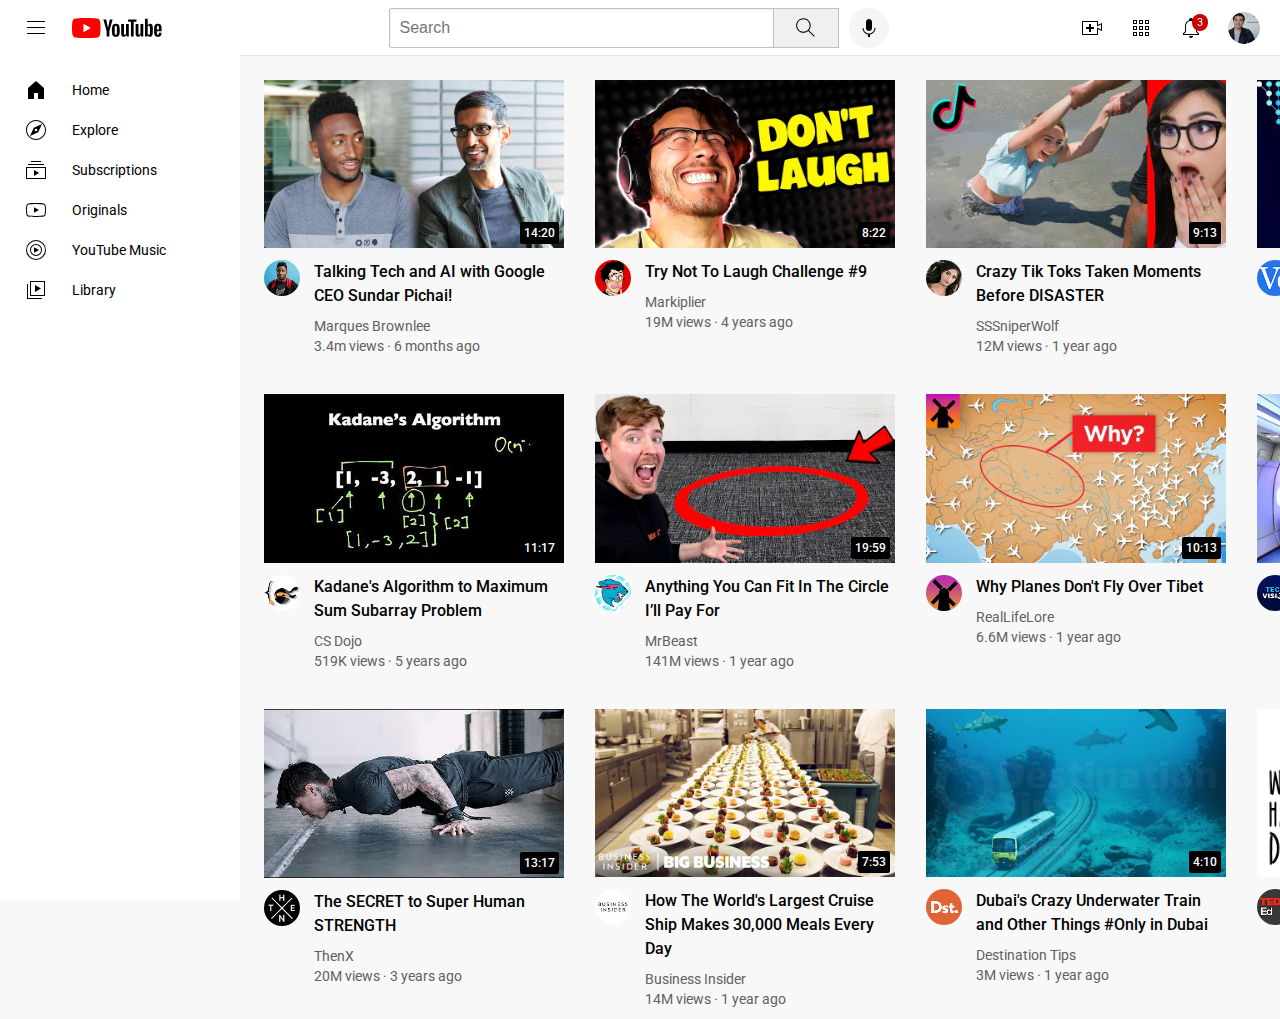
<file: index.html>
<!DOCTYPE html>
<html lang="en">
<head>
    <meta charset="UTF-8">
    <meta name="viewport" content="width=device-width, initial-scale=1.0">
    <title>YouTube.com Clone</title>
    <link rel="stylesheet" href="./Styles/general.css">
    <link rel="stylesheet" href="./Styles/header.css">
    <link rel="stylesheet" href="./Styles/video.css">
    <link rel="stylesheet" href="./Styles/sidebar.css">


    <link rel="preconnect" href="https://fonts.googleapis.com">
    <link rel="preconnect" href="https://fonts.gstatic.com" crossorigin>
    <link href="https://fonts.googleapis.com/css2?family=Roboto:wght@400;500;700&display=swap" rel="stylesheet">
      
</head>
<body>
    <header 
        class="header">
        <div 
            class="left-section">
            <img 
                class = "hamburger-menu"
                src="icons/hamburger-menu.svg" 
                alt="">
            <img 
                class = "youtube-logo"
                src="icons/youtube-logo.svg" 
                alt="">
        </div>

        <div 
            class="middle-section">
            <input 
            class = "search-bar" 
            type="text" 
            placeholder="Search">
            <button class="search-button">
                <img 
                    class = "search-icon"
                    src="icons/search.svg" 
                    alt="">
                <div class="tooltip">
                        Search
                </div>
            </button>
            <!--Put position absolute inside position relative-->
            <button class="voice-search-button">
                <img class="voice-search-icon"
                    src="icons/voice-search-icon.svg" 
                    alt="">
                <div class="tooltip">
                        Search with your voice
                </div>
                    
            </button>
        </div>

        <div 
            class="right-section">
            <div class = "upload-icon-container">
                <img 
                    class="upload-icon"
                    src="icons/upload.svg" 
                    alt="">
                <div class="tooltip">
                    Create
                </div>
            </div>
            <div class="youtube-apps-icon-container">
            <img 
                class="youtube-apps-icon"
                src="icons/youtube-apps.svg" 
                alt="">
                <div class="tooltip">
                    YouTube apps
                </div>
                
            </div>
            
                <div class="notifications-icon-container">
                    <img class="notifications-icon"src="icons/notifications.svg">
                    <div class="notifications-count">3</div>
                    <div class="tooltip">
                        Notifications
                    </div>
                   
                </div>
            <img
                class="current-user-picture" 
                src="channel-pictures/my-channel.jpeg" alt="">

        </div>

        
        
       

    </header>

    <nav class="sidebar">
       <div 
            class="sidebar-link"
            >
            <img src="icons/home.svg" alt="">
            <div>
                Home
            </div>
        </div>

       <div 
            class="sidebar-link"
            >
            <img src="icons/explore.svg" alt="">
            <div>
                Explore
            </div>
        </div>

       <div 
            class="sidebar-link"
            >
            <img src="icons/subscriptions.svg" alt="">
            <div>
                Subscriptions
            </div>
        </div>

       <div 
            class="sidebar-link"
            >
            <img src="icons/originals.svg" alt="">
            <div>
                Originals
            </div>
        </div>

       <div 
            class="sidebar-link"
            >
            <img src="icons/youtube-music.svg" alt="">
            <div>
                YouTube Music
            </div>
        </div>

       <div 
            class="sidebar-link"
            >
            <img src="icons/library.svg" alt="">
            <div>
                Library
            </div>
        </div>
       
       
    </nav>

    <main>
        <section
            class="video-grid">

            <div 
                class ="video-preview">
                <div  
                    class="thumbnail-row">
                    <a href="https://www.youtube.com/watch?v=n2RNcPRtAiY" target="_blank" class="video-title-link">
                        <img 
                            class="thumbnail" 
                            src="thumbnails/thumbnail-1 (1).webp" 
                            alt="">
                    </a>
                <div class="video-time">
                        14:20
                </div>

                </div>
                <div 
                    class ="video-info-grid">
                    <div 
                        class = "channel-picture">
                        <div class="profile-picture-container">
                            <a href="https://www.youtube.com/@mkbhd" target="_blank" class="video-title-link">
                                <img class = "profile-picture"src="/channel-pictures/channel-1.jpeg" alt="">
                            </a>
                            <div class="channel-tooltip">
                                <img src="channel-pictures/channel-1.jpeg" alt="" class="channel-tooltip-picture">
                                <div>
                                    <div class="channel-tooltip-name">
                                        Marques Brownlee
                                    </div>
                                    <div class="channel-tooltip-stats">
                                        17.2M subsribers 
                                    </div>
                                </div>
                            </div>
                        </div>

                    </div>
                    <div 
                        class="video-info">
                        
                        <a href="https://www.youtube.com/watch?v=n2RNcPRtAiY" target="_blank" class="video-title-link">
                            <p 
                                class = "video-title">
                                Talking Tech and AI with Google CEO Sundar Pichai!
                
                            </p>
                        </a>
                        <a href="https://www.youtube.com/@mkbhd" target="_blank" class="video-title-link"> 
                            <p 
                                class ="video-author">
                                Marques Brownlee
                            </p>
                        </a>
                        <p 
                            class="video-stats">
                            3.4m views &#183; 6 months ago
                        </p>
                    </div>
                
                
                </div>

        
            </div>

            <div class =
            "video-preview">
                <div class=
                "thumbnail-row">
                <a href="https://www.youtube.com/watch?v=mP0RAo9SKZk" target="_blank" class="video-title-link">
                        <img 
                            class="thumbnail" 
                            src="thumbnails/thumbnail-2.webp" 
                            alt="">
                </a>
                    <div class="video-time">
                            8:22
                    </div>

                </div>
                <div 
                class="video-info-grid">
                    <div 
                    class = "channel-picture">
                        <div class="profile-picture-container">
                                <a href="https://www.youtube.com/@markiplier" target="_blank" class="video-title-link">
                                    <img 
                                        class = "profile-picture"
                                        src="/channel-pictures/channel-2.jpeg" 
                                        alt="">
                                </a>
                                <div class="channel-tooltip">
                                    <img src="channel-pictures/channel-2.jpeg" alt="" class="channel-tooltip-picture">
                                    <div>
                                        <div class="channel-tooltip-name">
                                            Markiplier
                                        </div>
                                        <div class="channel-tooltip-stats">
                                            35.2M subsribers 
                                        </div>
                                    </div>
                                </div>
                            
                        </div>
                    </div>
                    <div 
                        class="video-info">
                        <a href="https://www.youtube.com/watch?v=mP0RAo9SKZk" target="_blank" class="video-title-link">
                            <p 
                                class = "video-title">
                                Try Not To Laugh Challenge #9
                
                            </p>
                        </a>

                        <a href="https://www.youtube.com/@markiplier" target="_blank" class="video-title-link">
                        
                            <p 
                                class ="video-author">
                                Markiplier
                            </p>
                        </a>
                        <p 
                            class="video-stats">
                            19M views &#183; 4 years ago
                        </p>
                    </div>
                
                
                </div>

        
            </div>

            <div 
                class ="video-preview">
                <div 
                    class="thumbnail-row">
                    <a href="https://www.youtube.com/watch?v=FgjPQQeTh1w" target="_blank" class="video-title-link">
                        <img 
                            class="thumbnail" 
                            src="thumbnails/thumbnail-3.webp" 
                            alt="">
                    </a>
                    <div class="video-time">
                            9:13
                    </div>    

                </div>
                <div 
                    class = "video-info-grid">

                    <div class = "channel-picture">
                    <div class="profile-picture-container">
                        <a href="https://www.youtube.com/@SSSniperWolf" target="_blank" class="video-title-link">
                            <img class = "profile-picture"src="/channel-pictures/channel-3.jpeg" alt="">
                        </a>
                        <div class="channel-tooltip">
                            <img src="channel-pictures/channel-3.jpeg" alt="" class="channel-tooltip-picture">
                            <div>
                                <div class="channel-tooltip-name">
                                    SSSniperWolf
                                </div>
                                <div class="channel-tooltip-stats">
                                    33.7M subsribers 
                                </div>
                            </div>
                        </div>
                    
                    </div>

                    </div>
                    <div class="video-info">
                        <a href="https://www.youtube.com/watch?v=FgjPQQeTh1w" target="_blank" class="video-title-link">
                            <p class = "video-title">
                                Crazy Tik Toks Taken Moments Before DISASTER
                
                            </p>
                        
                        </a>
                        <a  href="https://www.youtube.com/@SSSniperWolf" target="_blank" class="video-title-link">
                            <p class ="video-author">
                                SSSniperWolf

                            </p>
                        </a>
                        <p class="video-stats">
                            12M views  &#183; 1 year ago
                        </p>
                    </div>
                
                
                </div>

        
            </div>

            <div 
                class ="video-preview">
                <div 
                    class="thumbnail-row">
                    <a href="https://www.youtube.com/watch?v=094y1Z2wpJg" target="_blank" class="video-title-link">
                        <img 
                            class="thumbnail" 
                            src="thumbnails/thumbnail-4.webp" 
                            alt="">
                    </a>
                <div class="video-time">
                        22:09
                </div>

                </div>
                <div 
                    class=" video-info-grid">
                    <div 
                        class = "channel-picture">
                    <div class="profile-picture-container">
                        
                            <a href="https://www.youtube.com/@veritasium"  target="_blank" class="video-title-link">
                            <img 
                                class = "profile-picture"
                                src="/channel-pictures/channel-4.jpeg" 
                                alt="">
                            </a>
                            <div class="channel-tooltip">
                                <img src="channel-pictures/channel-4.jpeg" alt="" class="channel-tooltip-picture">
                                <div>
                                    <div class="channel-tooltip-name">
                                        Veritasium
                                    </div>
                                    <div class="channel-tooltip-stats">
                                        13.9M subsribers 
                                    </div>
                                </div>
                            </div>
                    </div>

                    </div>
                    <div 
                        class="video-info">
                        <a href="https://www.youtube.com/watch?v=094y1Z2wpJg" target="_blank" class="video-title-link">
                            <p 
                                class = "video-title">
                                The Simplest Math Problem No One Can Solve - Collatz Conjecture
                
                            </p>
                        </a>
                        <a href="https://www.youtube.com/@veritasium"  target="_blank" class="video-title-link">
                            <p 
                                class ="video-author">
                                Veritasium
                            </p>
                        </a>
                        <p 
                            class="video-stats">
                            19M views &#183; 4 years ago
                        </p>
                    </div>
                
                
                </div>

        
            </div>


            <div 
                class ="video-preview">
                <div 
                    class="thumbnail-row">
                    <a href="https://www.youtube.com/watch?v=86CQq3pKSUw" target="_blank" class="video-title-link">
                        <img 
                            class="thumbnail" 
                            src="thumbnails/thumbnail-5.webp" 
                            alt="">
                    </a>
                    <div class="video-time">
                            11:17
                    </div>
                    

                </div>
                <div 
                    class = "video-info-grid">
                    <div 
                        class = "channel-picture">
                        <div class="profile-picture-container">
                            <a href="https://www.youtube.com/@CSDojo" target="_blank" class="video-title-link">
                                <img 
                                    class = "profile-picture"
                                    src="/channel-pictures/channel-5.jpeg" 
                                    alt="">
                            </a>
                            <div class="channel-tooltip">
                                <img src="channel-pictures/channel-5.jpeg" alt="" class="channel-tooltip-picture">
                                <div>
                                    <div class="channel-tooltip-name">
                                        CS Dojo
                                    </div>
                                    <div class="channel-tooltip-stats">
                                        1.91M subsribers 
                                    </div>
                                </div>
                            </div>
                    </div>

                    </div>
                    <div 
                        class="video-info">
                        <a href="https://www.youtube.com/watch?v=86CQq3pKSUw" target="_blank" class="video-title-link">
                            <p 
                                class = "video-title">
                                Kadane's Algorithm to Maximum Sum Subarray Problem
                
                            </p>
                        </a>
                        <a href="https://www.youtube.com/@CSDojo" target="_blank" class="video-title-link">
                            <p 
                                class ="video-author">
                                CS Dojo
                            </p>
                        </a>
                        <p 
                            class="video-stats">
                            519K views &#183; 5 years ago
                        </p>
                    </div>
                
                
                </div>

        
            </div>

            <div 
                class ="video-preview">
                <div 
                    class="thumbnail-row">
                    <a href="https://www.youtube.com/watch?v=yXWw0_UfSFg" target="_blank" class="video-title-link">
                        <img 
                            class="thumbnail" 
                            src="thumbnails/thumbnail-6.webp" 
                            alt="">
                    </a>
                    <div class="video-time">
                            19:59
                    </div>

                </div>
                <div 
                    class=
                        "video-info-grid">
                    <div 
                        class = "channel-picture">
                    <div class="profile-picture-container">
                            <a href="https://www.youtube.com/@MrBeast" target="_blank" class="video-title-link">
                                <img 
                                    class = "profile-picture"
                                    src="/channel-pictures/channel-6.jpeg" 
                                    alt="">
                            </a>
                            <div class="channel-tooltip">
                                <img src="channel-pictures/channel-6.jpeg" alt="" class="channel-tooltip-picture">
                                <div>
                                    <div class="channel-tooltip-name">
                                        MrBeast
                                    </div>
                                    <div class="channel-tooltip-stats">
                                        166M subsribers 
                                    </div>
                                </div>
                            </div>
                    </div>

                    </div>
                    <div 
                        class="video-info">
                        <a href="https://www.youtube.com/watch?v=yXWw0_UfSFg" target="_blank" class="video-title-link">
                            <p 
                                class = "video-title">
                                Anything You Can Fit In The Circle I’ll Pay For
                
                            </p>
                        </a>
                        <a href="https://www.youtube.com/@MrBeast" target="_blank" class="video-title-link">
                            <p 
                                class ="video-author">
                                MrBeast
                            </p>
                        </a>
                        <p 
                            class="video-stats">
                            141M views &#183; 1 year ago
                        </p>
                    </div>
                
                
                </div>
            

        
            </div>
            <div 
            class ="video-preview">
            <div 
                class="thumbnail-row">
                <a href="https://www.youtube.com/watch?v=yXWw0_UfSFg" target="_blank" class="video-title-link">
                    <img 
                        class="thumbnail" 
                        src="thumbnails/thumbnail-7.webp" 
                        alt="">
                </a>
                <div class="video-time">
                        10:13
                </div>

            </div>
            <div 
                class=
                    "video-info-grid">
                <div 
                    class = "channel-picture">
                <div class="profile-picture-container">
                        <a href="https://www.youtube.com/channel/UCP5tjEmvPItGyLhmjdwP7Ww" target="_blank" class="video-title-link">
                            <img 
                                class = "profile-picture"
                                src="/channel-pictures/channel-7.jpeg" 
                                alt="">
                        </a>
                        <div class="channel-tooltip">
                            <img src="channel-pictures/channel-7.jpeg" alt="" class="channel-tooltip-picture">
                            <div>
                                <div class="channel-tooltip-name">
                                    RealLifeLore
                                </div>
                                <div class="channel-tooltip-stats">
                                    6.91M views
                                </div>
                            </div>
                        </div>
                </div>

                </div>
                <div 
                    class="video-info">
                    <a href="https://www.youtube.com/watch?v=yXWw0_UfSFg" target="_blank" class="video-title-link">
                        <p 
                            class = "video-title">
                            Why Planes Don't Fly Over Tibet
            
                        </p>
                    </a>
                    <a href="https://www.youtube.com/@MrBeast" target="_blank" class="video-title-link">
                        <p 
                            class ="video-author">
                            RealLifeLore
                        </p>
                    </a>
                    <p 
                        class="video-stats">
                        6.6M views &#183; 1 year ago
                    </p>
                </div>
            
            
            </div>
        

    
            </div>
            <div 
            class ="video-preview">
            <div 
                class="thumbnail-row">
                <a href="https://www.youtube.com/watch?v=yXWw0_UfSFg" target="_blank" class="video-title-link">
                    <img 
                        class="thumbnail" 
                        src="thumbnails/thumbnail-8.webp" 
                        alt="">
                </a>
                <div class="video-time">
                        7:12
                </div>

            </div>
            <div 
                class=
                    "video-info-grid">
                <div 
                    class = "channel-picture">
                <div class="profile-picture-container">
                        <a href="https://www.youtube.com/channel/UCHAK6CyegY22Zj2GWrcaIxg" target="_blank" class="video-title-link">
                            <img 
                                class = "profile-picture"
                                src="/channel-pictures/channel-8.jpeg" 
                                alt="">
                        </a>
                        <div class="channel-tooltip">
                            <img src="channel-pictures/channel-8.jpeg" alt="" class="channel-tooltip-picture">
                            <div>
                                <div class="channel-tooltip-name">
                                    Tech Vision
                                </div>
                                <div class="channel-tooltip-stats">
                                    816K subsribers 
                                </div>
                            </div>
                        </div>
                </div>

                </div>
                <div 
                    class="video-info">
                    <a href="https://www.youtube.com/watch?v=yXWw0_UfSFg" target="_blank" class="video-title-link">
                        <p 
                            class = "video-title">
                            Inside The World's Biggest Passenger Plane
            
                        </p>
                    </a>
                    <a href="https://www.youtube.com/@MrBeast" target="_blank" class="video-title-link">
                        <p 
                            class ="video-author">
                            Tech Vision
                        </p>
                    </a>
                    <p 
                        class="video-stats">
                        3.7M views &#183; 10 months ago
                    </p>
                </div>
            
            
            </div>
        

    
            </div>
            <div 
            class ="video-preview">
            <div 
                class="thumbnail-row">
                <a href="https://www.youtube.com/watch?v=yXWw0_UfSFg" target="_blank" class="video-title-link">
                    <img 
                        class="thumbnail" 
                        src="thumbnails/thumbnail-9.webp" 
                        alt="">
                </a>
                <div class="video-time">
                        13:17
                </div>

            </div>
            <div 
                class=
                    "video-info-grid">
                <div 
                    class = "channel-picture">
                <div class="profile-picture-container">
                        <a href="https://www.youtube.com/c/OFFICIALTHENXSTUDIOS" target="_blank" class="video-title-link">
                            <img 
                                class = "profile-picture"
                                src="/channel-pictures/channel-9.jpeg" 
                                alt="">
                        </a>
                        <div class="channel-tooltip">
                            <img src="channel-pictures/channel-9.jpeg" alt="" class="channel-tooltip-picture">
                            <div>
                                <div class="channel-tooltip-name">
                                    ThenX
                                </div>
                                <div class="channel-tooltip-stats">
                                    7.67M subsribers 
                                </div>
                            </div>
                        </div>
                </div>

                </div>
                <div 
                    class="video-info">
                    <a href="https://www.youtube.com/watch?v=yXWw0_UfSFg" target="_blank" class="video-title-link">
                        <p 
                            class = "video-title">
                            The SECRET to Super Human STRENGTH
            
                        </p>
                    </a>
                    <a href="https://www.youtube.com/@MrBeast" target="_blank" class="video-title-link">
                        <p 
                            class ="video-author">
                            ThenX
                        </p>
                    </a>
                    <p 
                        class="video-stats">
                        20M views &#183; 3 years ago
                    </p>
                </div>
            
            
            </div>
        

    
            </div>
            <div 
            class ="video-preview">
            <div 
                class="thumbnail-row">
                <a href="https://www.youtube.com/watch?v=yXWw0_UfSFg" target="_blank" class="video-title-link">
                    <img 
                        class="thumbnail" 
                        src="thumbnails/thumbnail-10.webp" 
                        alt="">
                </a>
                <div class="video-time">
                        7:53
                </div>

            </div>
            <div 
                class=
                    "video-info-grid">
                <div 
                    class = "channel-picture">
                <div class="profile-picture-container">
                        <a href="https://www.youtube.com/user/businessinsider" target="_blank" class="video-title-link">
                            <img 
                                class = "profile-picture"
                                src="/channel-pictures/channel-10.jpeg" 
                                alt="">
                        </a>
                        <div class="channel-tooltip">
                            <img src="channel-pictures/channel-10.jpeg" alt="" class="channel-tooltip-picture">
                            <div>
                                <div class="channel-tooltip-name">
                                    Business Insider
                                </div>
                                <div class="channel-tooltip-stats">
                                    7.91M subsribers 
                                </div>
                            </div>
                        </div>
                </div>

                </div>
                <div 
                    class="video-info">
                    <a href="https://www.youtube.com/watch?v=yXWw0_UfSFg" target="_blank" class="video-title-link">
                        <p 
                            class = "video-title">
                            How The World's Largest Cruise Ship Makes 30,000 Meals Every Day
                        </p>
                    </a>
                    <a href="https://www.youtube.com/@MrBeast" target="_blank" class="video-title-link">
                        <p 
                            class ="video-author">
                            Business Insider
                        </p>
                    </a>
                    <p 
                        class="video-stats">
                        14M views &#183; 1 year ago
                    </p>
                </div>
            
            
            </div>
        

    
            </div>
            <div 
            class ="video-preview">
            <div 
                class="thumbnail-row">
                <a href="https://www.youtube.com/watch?v=yXWw0_UfSFg" target="_blank" class="video-title-link">
                    <img 
                        class="thumbnail" 
                        src="thumbnails/thumbnail-11.webp" 
                        alt="">
                </a>
                <div class="video-time">
                        4:10
                </div>

            </div>
            <div 
                class=
                    "video-info-grid">
                <div 
                    class = "channel-picture">
                <div class="profile-picture-container">
                        <a href="https://www.youtube.com/c/Destinationtips" target="_blank" class="video-title-link">
                            <img 
                                class = "profile-picture"
                                src="/channel-pictures/channel-11.jpeg" 
                                alt="">
                        </a>
                        <div class="channel-tooltip">
                            <img src="channel-pictures/channel-11.jpeg" alt="" class="channel-tooltip-picture">
                            <div>
                                <div class="channel-tooltip-name">
                                    Destination Tips
                                </div>
                                <div class="channel-tooltip-stats">
                                    282K subsribers 
                                </div>
                            </div>
                        </div>
                </div>

                </div>
                <div 
                    class="video-info">
                    <a href="https://www.youtube.com/watch?v=yXWw0_UfSFg" target="_blank" class="video-title-link">
                        <p 
                            class = "video-title">
                            Dubai's Crazy Underwater Train and Other Things #Only in Dubai
            
                        </p>
                    </a>
                    <a href="https://www.youtube.com/@MrBeast" target="_blank" class="video-title-link">
                        <p 
                            class ="video-author">
                            Destination Tips
                        </p>
                    </a>
                    <p 
                        class="video-stats">
                        3M views &#183; 1 year ago
                    </p>
                </div>
            
            
            </div>
        

    
        </div>
        <div 
        class ="video-preview">
        <div 
            class="thumbnail-row">
            <a href="https://www.youtube.com/watch?v=yXWw0_UfSFg" target="_blank" class="video-title-link">
                <img 
                    class="thumbnail" 
                    src="thumbnails/thumbnail-12.webp" 
                    alt="">
            </a>
            <div class="video-time">
                    4:51
            </div>

        </div>

        <div 
            class=
                "video-info-grid">
            <div 
                class = "channel-picture">
            <div class="profile-picture-container">
                    <a href="https://www.youtube.com/teded" target="_blank" class="video-title-link">
                        <img 
                            class = "profile-picture"
                            src="/channel-pictures/channel-12.jpeg" 
                            alt="">
                    </a>
                    <div class="channel-tooltip">
                        <img src="channel-pictures/channel-12.jpeg" alt="" class="channel-tooltip-picture">
                        <div>
                            <div class="channel-tooltip-name">
                                TED-Ed
                            </div>
                            <div class="channel-tooltip-stats">
                                18.8M subsribers 
                            </div>
                        </div>
                    </div>
            </div>

            </div>
            <div 
                class="video-info">
                <a href="https://www.youtube.com/watch?v=yXWw0_UfSFg" target="_blank" class="video-title-link">
                    <p 
                        class = "video-title">
                        What would happen if you didn’t drink water? - Mia Nacamulli
        
                    </p>
                </a>
                <a href="https://www.youtube.com/@MrBeast" target="_blank" class="video-title-link">
                    <p 
                        class ="video-author">
                        TED-Ed
                    </p>
                </a>
                <p 
                    class="video-stats">
                    12M views &#183; 5 years ago
                </p>
            </div>
        
        
        </div>
    


    </div>
           
         

        
             
            
        </section>
    </main>

</body>
</html>
</file>
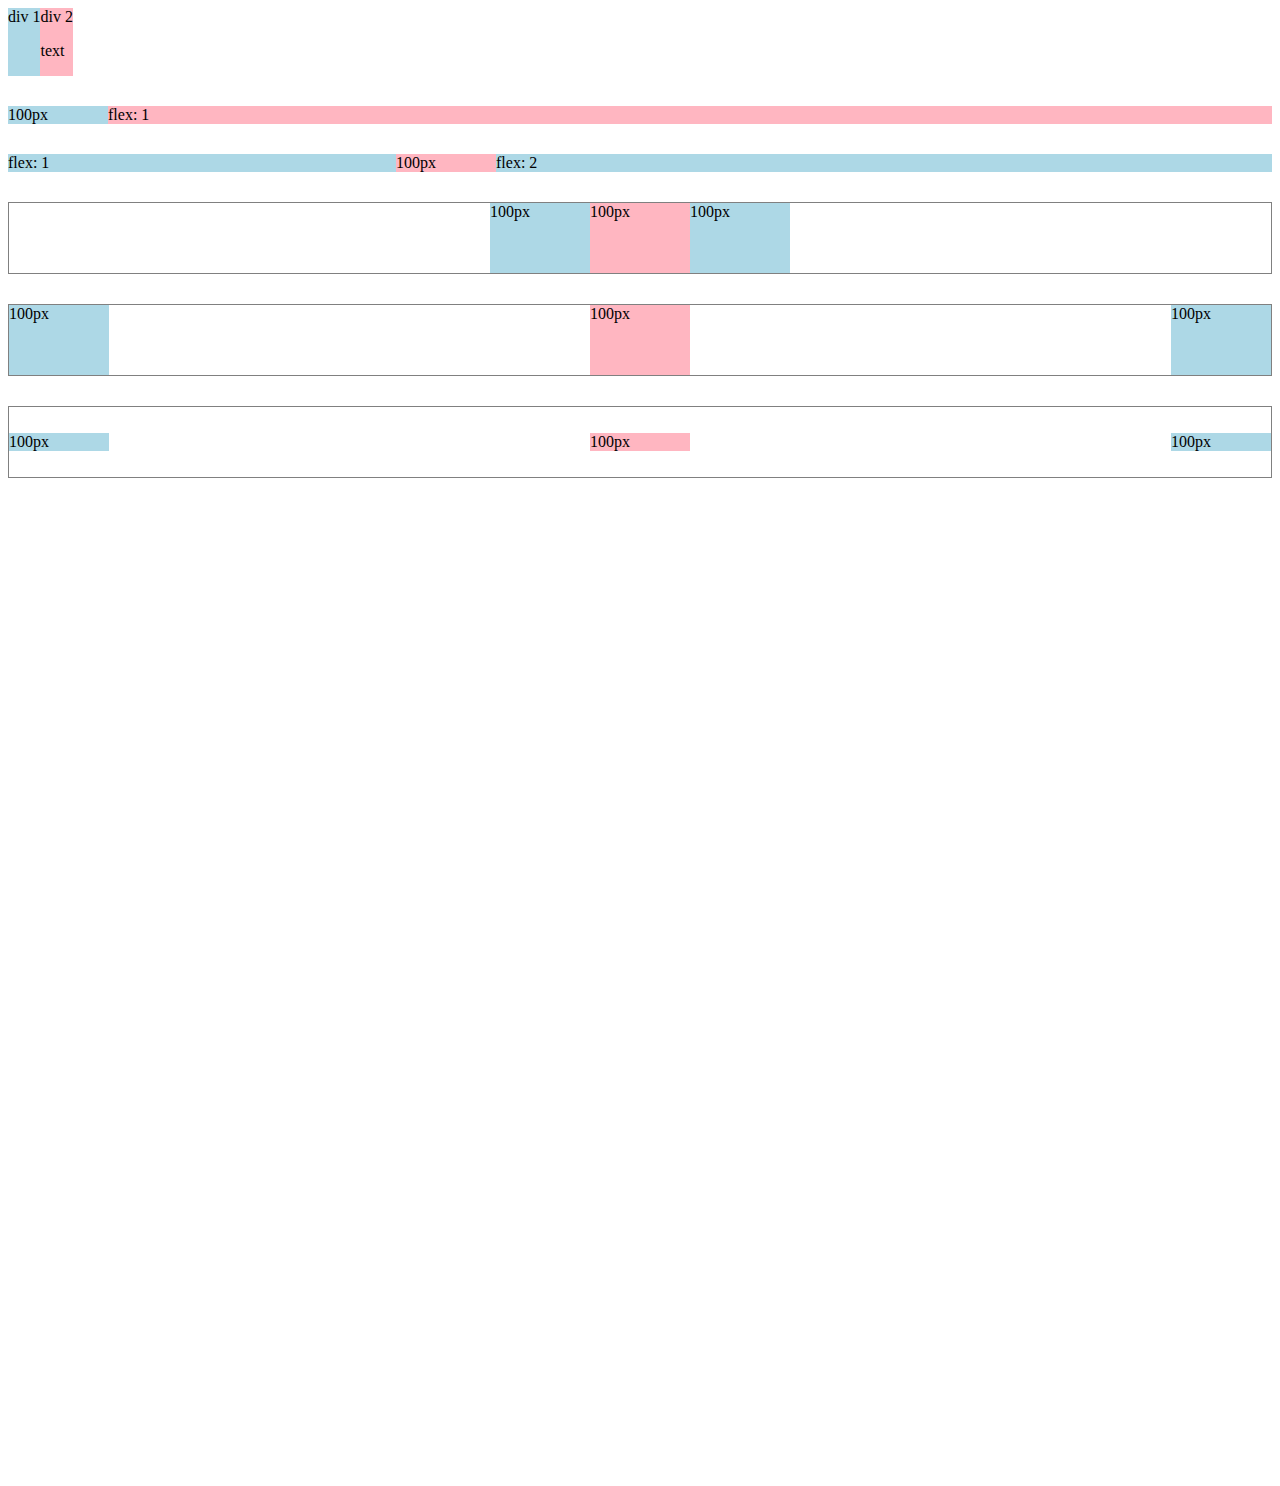
<file: flexbox.html>
<!DOCTYPE html>
<html lang="en">
<head>
    <meta charset="UTF-8">
    <meta name="viewport" content="width=device-width, initial-scale=1.0">
    <title>Flexbox Practice</title>
</head>
<body style="padding-bottom: 1000px;">
    <div style="
    display: flex;
    flex-direction: row;
    ">
        <div style="background-color: lightblue;">div 1</div>
        <div style="background-color: lightpink;">div 2 <p>text</p></div>
        </div>

        <div style="display: flex;
        flex-direction: row;
        margin-top: 30px;
        ">
        <div style="background-color: lightblue;
        width: 100px;"
        >100px</div>
        <div style="background-color: lightpink;
        flex: 1;"
        >flex: 1</div>
    </div>

    <div style="
        display: flex;
        flex-direction: row;
        margin-top: 30px;
        ">
        <div style="background-color: lightblue;
        flex:1;"
        >flex: 1</div>
        <div style="background-color: lightpink;
        width: 100px;"
        >100px</div>
        <div style="background-color: lightblue;
        flex: 2;"
        >flex: 2</div>
    </div>

    <div style="
        display: flex;
        flex-direction: row;
        height: 70px;
        border-width: 1px;
        border-style: solid;
        border-color:gray;
        margin-top: 30px;
        justify-content: center;
        ">
        <div style="background-color: lightblue;
        width: 100px;"
        >100px</div>
        <div style="background-color: lightpink;
        width: 100px;"
        >100px</div>
        <div style="background-color: lightblue;
        width: 100px"
        >100px</div>
    </div>


    <div style="
        display: flex;
        flex-direction: row;
        height: 70px;
        border-width: 1px;
        border-style: solid;
        border-color:gray;
        margin-top: 30px;
        justify-content: space-between;
        ">
        <div style="background-color: lightblue;
        width: 100px;"
        >100px</div>
        <div style="background-color: lightpink;
        width: 100px;"
        >100px</div>
        <div style="background-color: lightblue;
        width: 100px"
        >100px</div>
    </div>


    <div style="
        display: flex;
        flex-direction: row;
        height: 70px;
        border-width: 1px;
        border-style: solid;
        border-color:gray;
        margin-top: 30px;
        justify-content: space-between;
        align-items: center;
        ">
        <div style=
        "background-color: lightblue;
        width: 100px;"
            >100px
        </div>
        <div style=
        "background-color: lightpink;
        width: 100px;"
            >100px
        </div>
        <div style="background-color: lightblue;
        width: 100px"
            >100px 
        </div>
    </div>
    
</body>
</html>
</file>
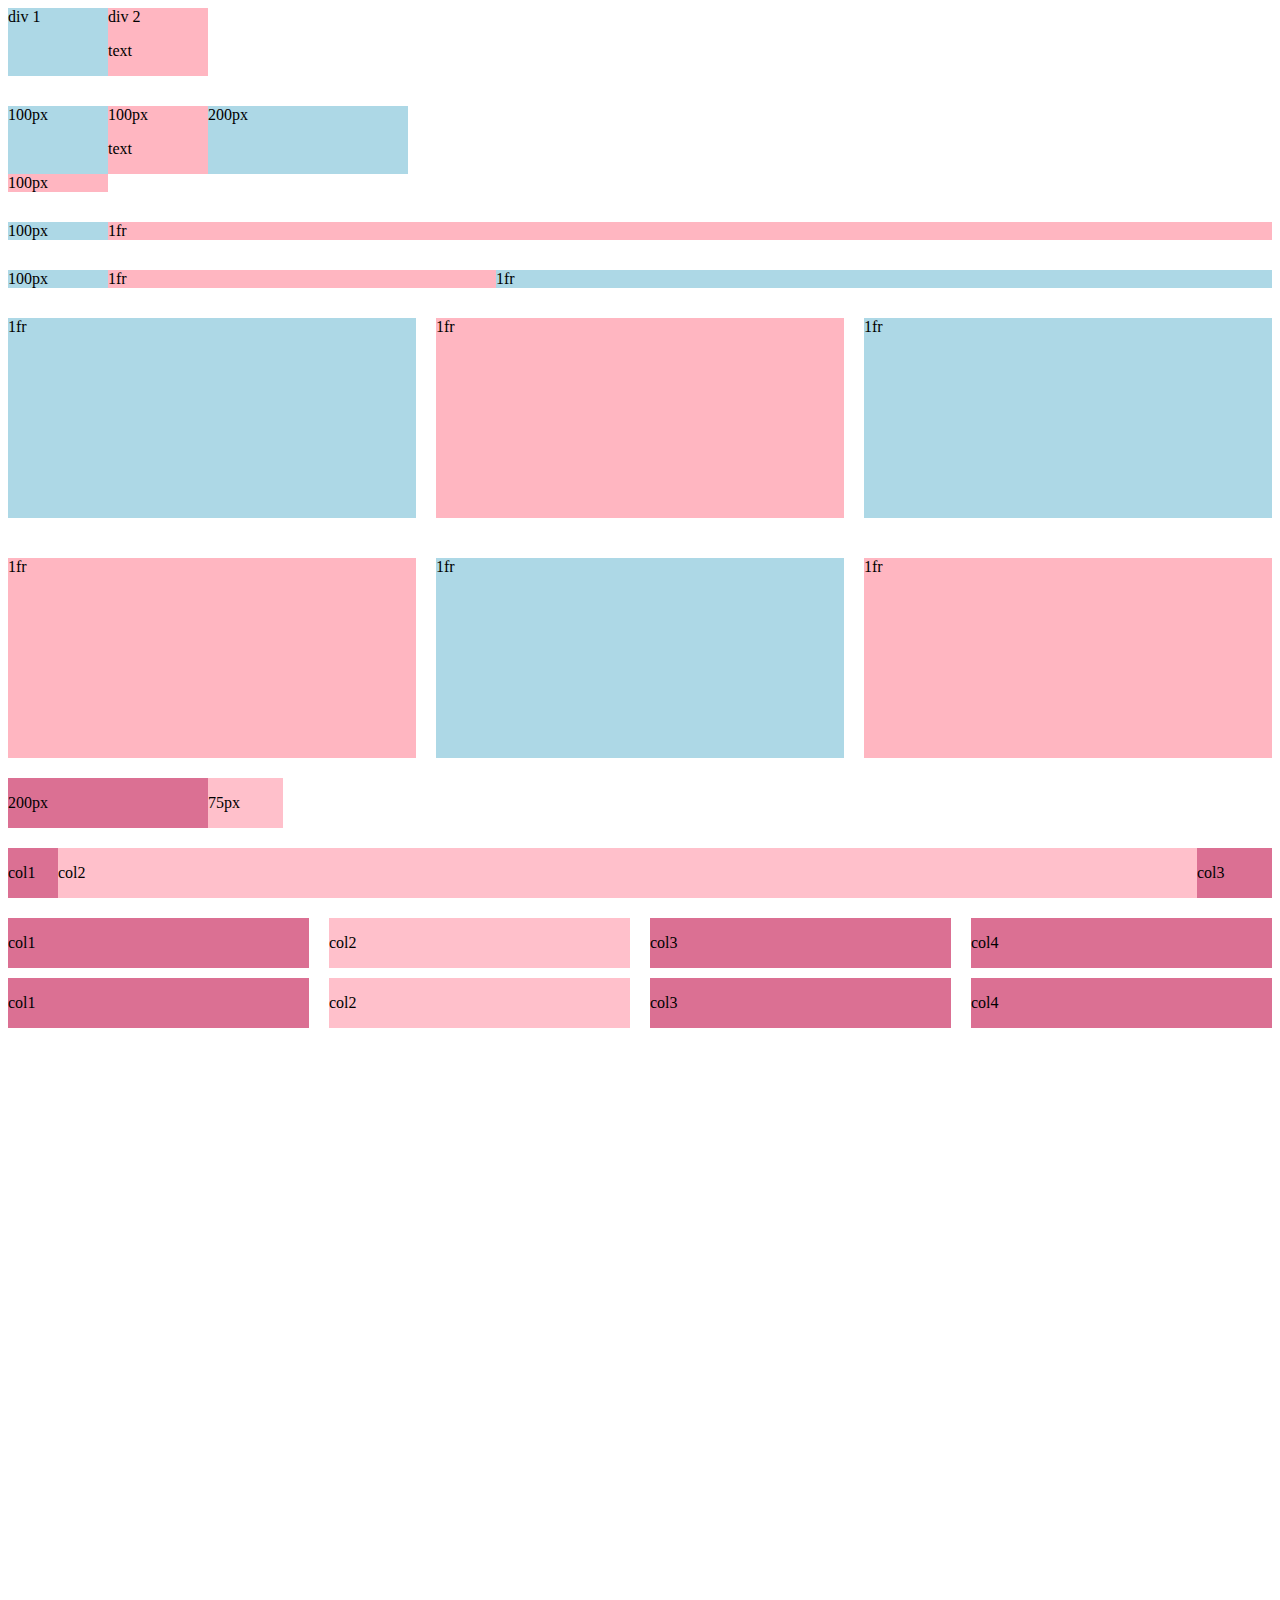
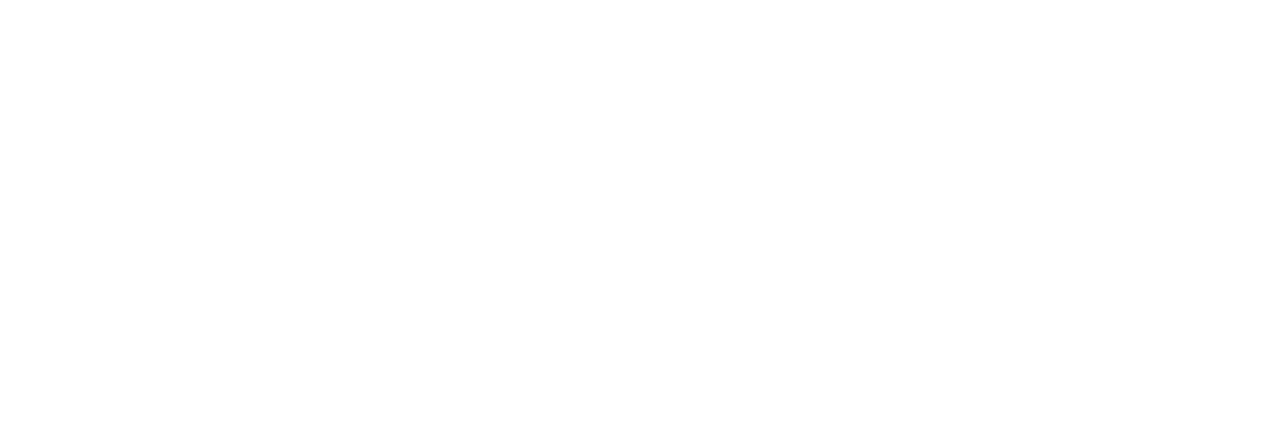
<file: grid.html>
<!DOCTYPE html>
<html lang="en">
<head>
    <meta charset="UTF-8">
    <meta name="viewport" content="width=device-width, initial-scale=1.0">
    <title>Grid Pracitce</title>
</head>
<body style="padding-bottom: 1000px;">
    <div style="display: grid; grid-template-columns: 100px 100px;">
        <div style="background-color: lightblue;">
            div 1
        </div>
        <div style="background-color: lightpink;">
            div 2
            <p>text</p>
        </div>
    </div>


    <div style="display: grid; grid-template-columns: 100px 100px 200px; margin-top: 30px;">
        <div style="background-color: lightblue;">
            100px
        </div>
        <div style="background-color: lightpink;">
            100px
            <p>text</p>
        </div>
        <div style="background-color: lightblue;">
            200px
        </div>
        <div style="background-color: lightpink;">
            100px
        </div>
    </div>


    <div style="display: grid; grid-template-columns: 100px 1fr; margin-top: 30px;">
        <div style="background-color: lightblue;">
            100px
        </div>
        <div style="background-color: lightpink;">
            1fr
          
        </div>
       
    </div>

    <div style="display: grid;
     grid-template-columns: 100px 1fr 2fr;
      margin-top: 30px;
     ">
        <div style="background-color: lightblue;">
            100px
        </div>
        <div style="background-color: lightpink;">
            1fr
          
        </div>

        <div style="background-color: lightblue;">
            1fr
          
        </div>
       
    </div>

    <div style="display: grid;
     grid-template-columns: 1fr 1fr 1fr;
      margin-top: 30px;
      column-gap: 20px;
      row-gap: 40px;">
        <div style="background-color: lightblue;
        height: 200px;">
            1fr
        </div>
        <div style="background-color: lightpink;
        height: 200px;">
            1fr
          
        </div>

        <div style="background-color: lightblue;
        height: 200px;">
            1fr
          
        </div>

        <div style="background-color: lightpink;
        height: 200px;">
            1fr
          
        </div>

        <div style="background-color: lightblue;
        height: 200px;">
            1fr
        </div>

        <div style="background-color: lightpink;
        height: 200px;">
            1fr
          
        </div>


       
    </div>


    <div style="display:grid; grid-template-columns: 200px 75px; margin-top: 20px;" >
        <div style="background-color: palevioletred">
            <p>200px</p>
        </div>

        <div style="background-color: pink;">   
            <p>75px</p>
        </div>
    </div>

    
    
    <div style="display:grid; grid-template-columns: 50px 1fr 75px; margin-top: 20px;" >
        <div style="background-color: palevioletred">
            <p>col1</p>
        </div>

        <div style="background-color: pink;">   
            <p>col2</p>
        </div>

        <div style="background-color: palevioletred">
            <p>col3</p>
        </div>
    </div>

    
    <div style="display:grid; grid-template-columns:  1fr 1fr 1fr 1fr; column-gap: 20px; row-gap: 10px; margin-top: 20px;" >
        <div style="background-color: palevioletred">
            <p>col1</p>
        </div>

        <div style="background-color: pink;">   
            <p>col2</p>
        </div>

        <div style="background-color: palevioletred">
            <p>col3</p>
        </div>

        <div style="background-color: palevioletred">
            <p>col4</p>
        </div>

        <div style="background-color: palevioletred">
            <p>col1</p>
        </div>

        <div style="background-color: pink;">   
            <p>col2</p>
        </div>

        <div style="background-color: palevioletred">
            <p>col3</p>
        </div>

        <div style="background-color: palevioletred">
            <p>col4</p>
        </div>
    </div>


    
    
</body>
</html>
</file>
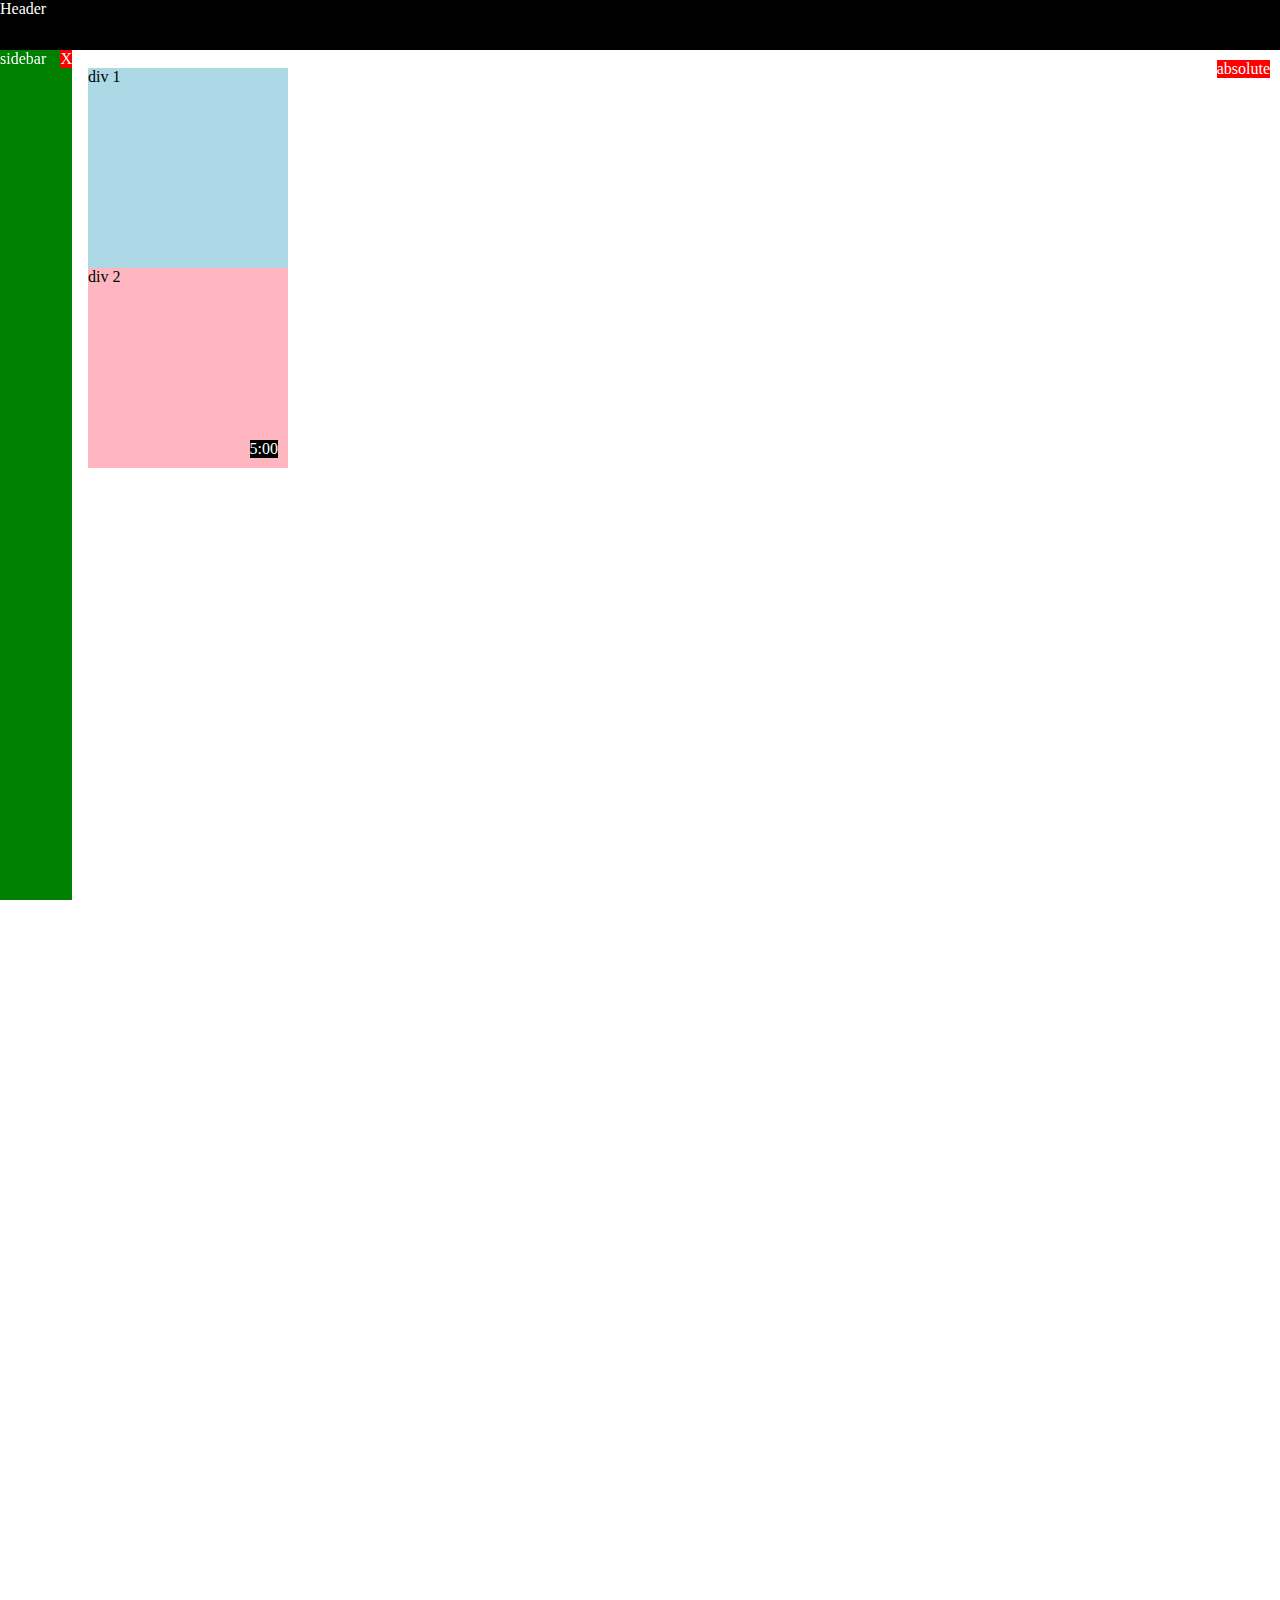
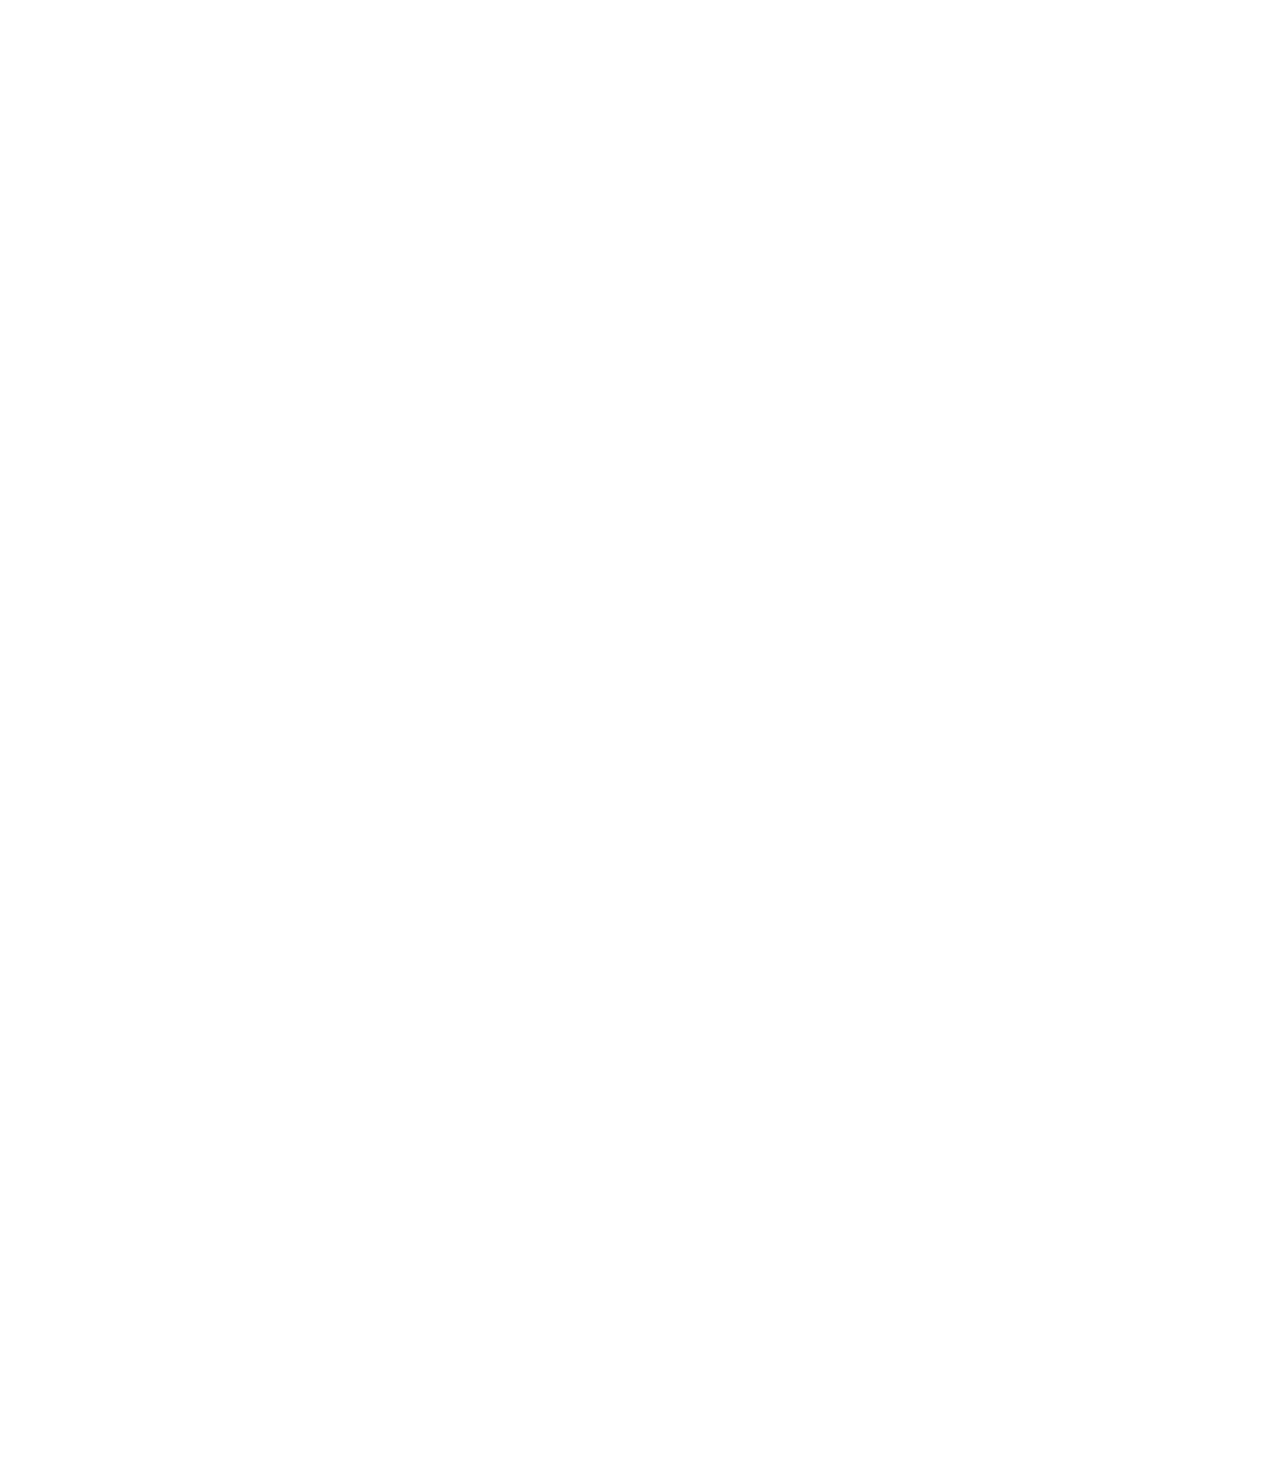
<file: position.html>
<!DOCTYPE html>
<html lang="en">
<head>
    <meta charset="UTF-8">
    <meta name="viewport" content="width=device-width, initial-scale=1.0">
    <title>Position Practice</title>
</head>

<body
    style="height: 3000px;
    padding-top:60px ;
    padding-left: 80px;
    ">
    <div 
        style="background-color: black; 
        color: white;
        position: fixed;
        top: 0;
        left: 0;
        right: 0;
        height:50px;
        z-index: 100;
        ">
        Header
    </div>


    <div 
        style="background-color:green; 
        color: white;
        position: fixed;
        top: 50px;
        bottom: 0;
        left: 0;
        width: 72px;
       
        ">
        sidebar
            <div 
        style="background-color:red; 
        color: white;
        position: absolute;
        top: 0px;
       
        right: 0;
        
       
        ">
        X
    </div>

    </div>

    <div 
        style="background-color:red; 
        color: white;
        position: absolute;
        top: 60px;
        right: 10px;
       
        ">
        absolute
    </div>

    

    <div 
        style="background-color: lightblue; 
        height: 200px; 
        width: 200px;
        position: static;
        ">
        div 1
    </div>

    <div 
        style="background-color: lightpink; 
        height: 200px; 
        width: 200px;
        position: relative;
        ">
        div 2


        <div 
        style="background-color:black; 
        color: white;
        position: absolute;
        bottom: 10px;
        right: 10px;
        
    
        ">
        5:00
        </div>

    </div>




</body>
</html>
</file>
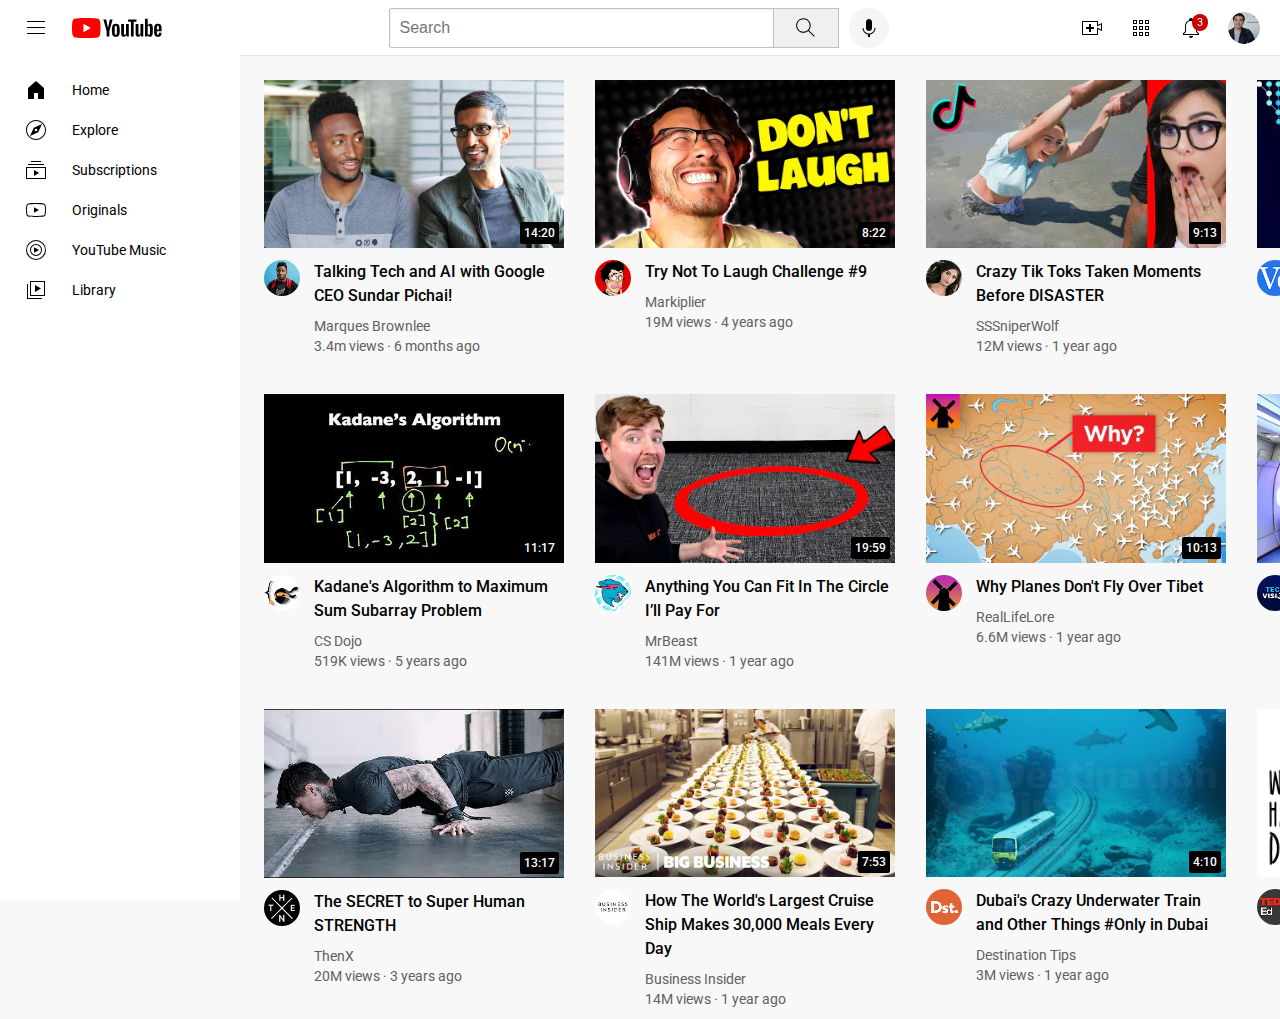
<file: youtube.html>
<!DOCTYPE html>
<html lang="en">
<head>
    <meta charset="UTF-8">
    <meta name="viewport" content="width=device-width, initial-scale=1.0">
    <title>YouTube.com Clone</title>
    <link rel="stylesheet" href="./Styles/general.css">
    <link rel="stylesheet" href="./Styles/header.css">
    <link rel="stylesheet" href="./Styles/video.css">
    <link rel="stylesheet" href="./Styles/sidebar.css">


    <link rel="preconnect" href="https://fonts.googleapis.com">
    <link rel="preconnect" href="https://fonts.gstatic.com" crossorigin>
    <link href="https://fonts.googleapis.com/css2?family=Roboto:wght@400;500;700&display=swap" rel="stylesheet">
      
</head>
<body>
    <header 
        class="header">
        <div 
            class="left-section">
            <img 
                class = "hamburger-menu"
                src="/icons/hamburger-menu.svg" 
                alt="">
            <img 
                class = "youtube-logo"
                src="/icons/youtube-logo.svg" 
                alt="">
        </div>

        <div 
            class="middle-section">
            <input 
            class = "search-bar" 
            type="text" 
            placeholder="Search">
            <button class="search-button">
                <img 
                    class = "search-icon"
                    src="icons/search.svg" 
                    alt="">
                <div class="tooltip">
                        Search
                </div>
            </button>
            <!--Put position absolute inside position relative-->
            <button class="voice-search-button">
                <img class="voice-search-icon"
                    src="/icons/voice-search-icon.svg" 
                    alt="">
                <div class="tooltip">
                        Search with your voice
                </div>
                    
            </button>
        </div>

        <div 
            class="right-section">
            <div class = "upload-icon-container">
                <img 
                    class="upload-icon"
                    src="icons/upload.svg" 
                    alt="">
                <div class="tooltip">
                    Create
                </div>
            </div>
            <div class="youtube-apps-icon-container">
            <img 
                class="youtube-apps-icon"
                src="icons/youtube-apps.svg" 
                alt="">
                <div class="tooltip">
                    YouTube apps
                </div>
                
            </div>
            
                <div class="notifications-icon-container">
                    <img class="notifications-icon"src="icons/notifications.svg">
                    <div class="notifications-count">3</div>
                    <div class="tooltip">
                        Notifications
                    </div>
                   
                </div>
            <img
                class="current-user-picture" 
                src="channel-pictures/my-channel.jpeg" alt="">

        </div>

        
        
       

    </header>

    <nav class="sidebar">
       <div 
            class="sidebar-link"
            >
            <img src="/icons/home.svg" alt="">
            <div>
                Home
            </div>
        </div>

       <div 
            class="sidebar-link"
            >
            <img src="/icons/explore.svg" alt="">
            <div>
                Explore
            </div>
        </div>

       <div 
            class="sidebar-link"
            >
            <img src="/icons/subscriptions.svg" alt="">
            <div>
                Subscriptions
            </div>
        </div>

       <div 
            class="sidebar-link"
            >
            <img src="/icons/originals.svg" alt="">
            <div>
                Originals
            </div>
        </div>

       <div 
            class="sidebar-link"
            >
            <img src="/icons/youtube-music.svg" alt="">
            <div>
                YouTube Music
            </div>
        </div>

       <div 
            class="sidebar-link"
            >
            <img src="/icons/library.svg" alt="">
            <div>
                Library
            </div>
        </div>
       
       
    </nav>

    <main>
        <section
            class="video-grid">

            <div 
                class ="video-preview">
                <div  
                    class="thumbnail-row">
                    <a href="https://www.youtube.com/watch?v=n2RNcPRtAiY" target="_blank" class="video-title-link">
                        <img 
                            class="thumbnail" 
                            src="thumbnails/thumbnail-1 (1).webp" 
                            alt="">
                    </a>
                <div class="video-time">
                        14:20
                </div>

                </div>
                <div 
                    class ="video-info-grid">
                    <div 
                        class = "channel-picture">
                        <div class="profile-picture-container">
                            <a href="https://www.youtube.com/@mkbhd" target="_blank" class="video-title-link">
                                <img class = "profile-picture"src="/channel-pictures/channel-1.jpeg" alt="">
                            </a>
                            <div class="channel-tooltip">
                                <img src="channel-pictures/channel-1.jpeg" alt="" class="channel-tooltip-picture">
                                <div>
                                    <div class="channel-tooltip-name">
                                        Marques Brownlee
                                    </div>
                                    <div class="channel-tooltip-stats">
                                        17.2M subsribers 
                                    </div>
                                </div>
                            </div>
                        </div>

                    </div>
                    <div 
                        class="video-info">
                        
                        <a href="https://www.youtube.com/watch?v=n2RNcPRtAiY" target="_blank" class="video-title-link">
                            <p 
                                class = "video-title">
                                Talking Tech and AI with Google CEO Sundar Pichai!
                
                            </p>
                        </a>
                        <a href="https://www.youtube.com/@mkbhd" target="_blank" class="video-title-link"> 
                            <p 
                                class ="video-author">
                                Marques Brownlee
                            </p>
                        </a>
                        <p 
                            class="video-stats">
                            3.4m views &#183; 6 months ago
                        </p>
                    </div>
                
                
                </div>

        
            </div>

            <div class =
            "video-preview">
                <div class=
                "thumbnail-row">
                <a href="https://www.youtube.com/watch?v=mP0RAo9SKZk" target="_blank" class="video-title-link">
                        <img 
                            class="thumbnail" 
                            src="thumbnails/thumbnail-2.webp" 
                            alt="">
                </a>
                    <div class="video-time">
                            8:22
                    </div>

                </div>
                <div 
                class="video-info-grid">
                    <div 
                    class = "channel-picture">
                        <div class="profile-picture-container">
                                <a href="https://www.youtube.com/@markiplier" target="_blank" class="video-title-link">
                                    <img 
                                        class = "profile-picture"
                                        src="/channel-pictures/channel-2.jpeg" 
                                        alt="">
                                </a>
                                <div class="channel-tooltip">
                                    <img src="channel-pictures/channel-2.jpeg" alt="" class="channel-tooltip-picture">
                                    <div>
                                        <div class="channel-tooltip-name">
                                            Markiplier
                                        </div>
                                        <div class="channel-tooltip-stats">
                                            35.2M subsribers 
                                        </div>
                                    </div>
                                </div>
                            
                        </div>
                    </div>
                    <div 
                        class="video-info">
                        <a href="https://www.youtube.com/watch?v=mP0RAo9SKZk" target="_blank" class="video-title-link">
                            <p 
                                class = "video-title">
                                Try Not To Laugh Challenge #9
                
                            </p>
                        </a>

                        <a href="https://www.youtube.com/@markiplier" target="_blank" class="video-title-link">
                        
                            <p 
                                class ="video-author">
                                Markiplier
                            </p>
                        </a>
                        <p 
                            class="video-stats">
                            19M views &#183; 4 years ago
                        </p>
                    </div>
                
                
                </div>

        
            </div>

            <div 
                class ="video-preview">
                <div 
                    class="thumbnail-row">
                    <a href="https://www.youtube.com/watch?v=FgjPQQeTh1w" target="_blank" class="video-title-link">
                        <img 
                            class="thumbnail" 
                            src="thumbnails/thumbnail-3.webp" 
                            alt="">
                    </a>
                    <div class="video-time">
                            9:13
                    </div>    

                </div>
                <div 
                    class = "video-info-grid">

                    <div class = "channel-picture">
                    <div class="profile-picture-container">
                        <a href="https://www.youtube.com/@SSSniperWolf" target="_blank" class="video-title-link">
                            <img class = "profile-picture"src="/channel-pictures/channel-3.jpeg" alt="">
                        </a>
                        <div class="channel-tooltip">
                            <img src="channel-pictures/channel-3.jpeg" alt="" class="channel-tooltip-picture">
                            <div>
                                <div class="channel-tooltip-name">
                                    SSSniperWolf
                                </div>
                                <div class="channel-tooltip-stats">
                                    33.7M subsribers 
                                </div>
                            </div>
                        </div>
                    
                    </div>

                    </div>
                    <div class="video-info">
                        <a href="https://www.youtube.com/watch?v=FgjPQQeTh1w" target="_blank" class="video-title-link">
                            <p class = "video-title">
                                Crazy Tik Toks Taken Moments Before DISASTER
                
                            </p>
                        
                        </a>
                        <a  href="https://www.youtube.com/@SSSniperWolf" target="_blank" class="video-title-link">
                            <p class ="video-author">
                                SSSniperWolf

                            </p>
                        </a>
                        <p class="video-stats">
                            12M views  &#183; 1 year ago
                        </p>
                    </div>
                
                
                </div>

        
            </div>

            <div 
                class ="video-preview">
                <div 
                    class="thumbnail-row">
                    <a href="https://www.youtube.com/watch?v=094y1Z2wpJg" target="_blank" class="video-title-link">
                        <img 
                            class="thumbnail" 
                            src="thumbnails/thumbnail-4.webp" 
                            alt="">
                    </a>
                <div class="video-time">
                        22:09
                </div>

                </div>
                <div 
                    class=" video-info-grid">
                    <div 
                        class = "channel-picture">
                    <div class="profile-picture-container">
                        
                            <a href="https://www.youtube.com/@veritasium"  target="_blank" class="video-title-link">
                            <img 
                                class = "profile-picture"
                                src="/channel-pictures/channel-4.jpeg" 
                                alt="">
                            </a>
                            <div class="channel-tooltip">
                                <img src="channel-pictures/channel-4.jpeg" alt="" class="channel-tooltip-picture">
                                <div>
                                    <div class="channel-tooltip-name">
                                        Veritasium
                                    </div>
                                    <div class="channel-tooltip-stats">
                                        13.9M subsribers 
                                    </div>
                                </div>
                            </div>
                    </div>

                    </div>
                    <div 
                        class="video-info">
                        <a href="https://www.youtube.com/watch?v=094y1Z2wpJg" target="_blank" class="video-title-link">
                            <p 
                                class = "video-title">
                                The Simplest Math Problem No One Can Solve - Collatz Conjecture
                
                            </p>
                        </a>
                        <a href="https://www.youtube.com/@veritasium"  target="_blank" class="video-title-link">
                            <p 
                                class ="video-author">
                                Veritasium
                            </p>
                        </a>
                        <p 
                            class="video-stats">
                            19M views &#183; 4 years ago
                        </p>
                    </div>
                
                
                </div>

        
            </div>


            <div 
                class ="video-preview">
                <div 
                    class="thumbnail-row">
                    <a href="https://www.youtube.com/watch?v=86CQq3pKSUw" target="_blank" class="video-title-link">
                        <img 
                            class="thumbnail" 
                            src="thumbnails/thumbnail-5.webp" 
                            alt="">
                    </a>
                    <div class="video-time">
                            11:17
                    </div>
                    

                </div>
                <div 
                    class = "video-info-grid">
                    <div 
                        class = "channel-picture">
                        <div class="profile-picture-container">
                            <a href="https://www.youtube.com/@CSDojo" target="_blank" class="video-title-link">
                                <img 
                                    class = "profile-picture"
                                    src="/channel-pictures/channel-5.jpeg" 
                                    alt="">
                            </a>
                            <div class="channel-tooltip">
                                <img src="channel-pictures/channel-5.jpeg" alt="" class="channel-tooltip-picture">
                                <div>
                                    <div class="channel-tooltip-name">
                                        CS Dojo
                                    </div>
                                    <div class="channel-tooltip-stats">
                                        1.91M subsribers 
                                    </div>
                                </div>
                            </div>
                    </div>

                    </div>
                    <div 
                        class="video-info">
                        <a href="https://www.youtube.com/watch?v=86CQq3pKSUw" target="_blank" class="video-title-link">
                            <p 
                                class = "video-title">
                                Kadane's Algorithm to Maximum Sum Subarray Problem
                
                            </p>
                        </a>
                        <a href="https://www.youtube.com/@CSDojo" target="_blank" class="video-title-link">
                            <p 
                                class ="video-author">
                                CS Dojo
                            </p>
                        </a>
                        <p 
                            class="video-stats">
                            519K views &#183; 5 years ago
                        </p>
                    </div>
                
                
                </div>

        
            </div>

            <div 
                class ="video-preview">
                <div 
                    class="thumbnail-row">
                    <a href="https://www.youtube.com/watch?v=yXWw0_UfSFg" target="_blank" class="video-title-link">
                        <img 
                            class="thumbnail" 
                            src="thumbnails/thumbnail-6.webp" 
                            alt="">
                    </a>
                    <div class="video-time">
                            19:59
                    </div>

                </div>
                <div 
                    class=
                        "video-info-grid">
                    <div 
                        class = "channel-picture">
                    <div class="profile-picture-container">
                            <a href="https://www.youtube.com/@MrBeast" target="_blank" class="video-title-link">
                                <img 
                                    class = "profile-picture"
                                    src="/channel-pictures/channel-6.jpeg" 
                                    alt="">
                            </a>
                            <div class="channel-tooltip">
                                <img src="channel-pictures/channel-6.jpeg" alt="" class="channel-tooltip-picture">
                                <div>
                                    <div class="channel-tooltip-name">
                                        MrBeast
                                    </div>
                                    <div class="channel-tooltip-stats">
                                        166M subsribers 
                                    </div>
                                </div>
                            </div>
                    </div>

                    </div>
                    <div 
                        class="video-info">
                        <a href="https://www.youtube.com/watch?v=yXWw0_UfSFg" target="_blank" class="video-title-link">
                            <p 
                                class = "video-title">
                                Anything You Can Fit In The Circle I’ll Pay For
                
                            </p>
                        </a>
                        <a href="https://www.youtube.com/@MrBeast" target="_blank" class="video-title-link">
                            <p 
                                class ="video-author">
                                MrBeast
                            </p>
                        </a>
                        <p 
                            class="video-stats">
                            141M views &#183; 1 year ago
                        </p>
                    </div>
                
                
                </div>
            

        
            </div>
            <div 
            class ="video-preview">
            <div 
                class="thumbnail-row">
                <a href="https://www.youtube.com/watch?v=yXWw0_UfSFg" target="_blank" class="video-title-link">
                    <img 
                        class="thumbnail" 
                        src="thumbnails/thumbnail-7.webp" 
                        alt="">
                </a>
                <div class="video-time">
                        10:13
                </div>

            </div>
            <div 
                class=
                    "video-info-grid">
                <div 
                    class = "channel-picture">
                <div class="profile-picture-container">
                        <a href="https://www.youtube.com/channel/UCP5tjEmvPItGyLhmjdwP7Ww" target="_blank" class="video-title-link">
                            <img 
                                class = "profile-picture"
                                src="/channel-pictures/channel-7.jpeg" 
                                alt="">
                        </a>
                        <div class="channel-tooltip">
                            <img src="channel-pictures/channel-7.jpeg" alt="" class="channel-tooltip-picture">
                            <div>
                                <div class="channel-tooltip-name">
                                    RealLifeLore
                                </div>
                                <div class="channel-tooltip-stats">
                                    6.91M views
                                </div>
                            </div>
                        </div>
                </div>

                </div>
                <div 
                    class="video-info">
                    <a href="https://www.youtube.com/watch?v=yXWw0_UfSFg" target="_blank" class="video-title-link">
                        <p 
                            class = "video-title">
                            Why Planes Don't Fly Over Tibet
            
                        </p>
                    </a>
                    <a href="https://www.youtube.com/@MrBeast" target="_blank" class="video-title-link">
                        <p 
                            class ="video-author">
                            RealLifeLore
                        </p>
                    </a>
                    <p 
                        class="video-stats">
                        6.6M views &#183; 1 year ago
                    </p>
                </div>
            
            
            </div>
        

    
            </div>
            <div 
            class ="video-preview">
            <div 
                class="thumbnail-row">
                <a href="https://www.youtube.com/watch?v=yXWw0_UfSFg" target="_blank" class="video-title-link">
                    <img 
                        class="thumbnail" 
                        src="thumbnails/thumbnail-8.webp" 
                        alt="">
                </a>
                <div class="video-time">
                        7:12
                </div>

            </div>
            <div 
                class=
                    "video-info-grid">
                <div 
                    class = "channel-picture">
                <div class="profile-picture-container">
                        <a href="https://www.youtube.com/channel/UCHAK6CyegY22Zj2GWrcaIxg" target="_blank" class="video-title-link">
                            <img 
                                class = "profile-picture"
                                src="/channel-pictures/channel-8.jpeg" 
                                alt="">
                        </a>
                        <div class="channel-tooltip">
                            <img src="channel-pictures/channel-8.jpeg" alt="" class="channel-tooltip-picture">
                            <div>
                                <div class="channel-tooltip-name">
                                    Tech Vision
                                </div>
                                <div class="channel-tooltip-stats">
                                    816K subsribers 
                                </div>
                            </div>
                        </div>
                </div>

                </div>
                <div 
                    class="video-info">
                    <a href="https://www.youtube.com/watch?v=yXWw0_UfSFg" target="_blank" class="video-title-link">
                        <p 
                            class = "video-title">
                            Inside The World's Biggest Passenger Plane
            
                        </p>
                    </a>
                    <a href="https://www.youtube.com/@MrBeast" target="_blank" class="video-title-link">
                        <p 
                            class ="video-author">
                            Tech Vision
                        </p>
                    </a>
                    <p 
                        class="video-stats">
                        3.7M views &#183; 10 months ago
                    </p>
                </div>
            
            
            </div>
        

    
            </div>
            <div 
            class ="video-preview">
            <div 
                class="thumbnail-row">
                <a href="https://www.youtube.com/watch?v=yXWw0_UfSFg" target="_blank" class="video-title-link">
                    <img 
                        class="thumbnail" 
                        src="thumbnails/thumbnail-9.webp" 
                        alt="">
                </a>
                <div class="video-time">
                        13:17
                </div>

            </div>
            <div 
                class=
                    "video-info-grid">
                <div 
                    class = "channel-picture">
                <div class="profile-picture-container">
                        <a href="https://www.youtube.com/c/OFFICIALTHENXSTUDIOS" target="_blank" class="video-title-link">
                            <img 
                                class = "profile-picture"
                                src="/channel-pictures/channel-9.jpeg" 
                                alt="">
                        </a>
                        <div class="channel-tooltip">
                            <img src="channel-pictures/channel-9.jpeg" alt="" class="channel-tooltip-picture">
                            <div>
                                <div class="channel-tooltip-name">
                                    ThenX
                                </div>
                                <div class="channel-tooltip-stats">
                                    7.67M subsribers 
                                </div>
                            </div>
                        </div>
                </div>

                </div>
                <div 
                    class="video-info">
                    <a href="https://www.youtube.com/watch?v=yXWw0_UfSFg" target="_blank" class="video-title-link">
                        <p 
                            class = "video-title">
                            The SECRET to Super Human STRENGTH
            
                        </p>
                    </a>
                    <a href="https://www.youtube.com/@MrBeast" target="_blank" class="video-title-link">
                        <p 
                            class ="video-author">
                            ThenX
                        </p>
                    </a>
                    <p 
                        class="video-stats">
                        20M views &#183; 3 years ago
                    </p>
                </div>
            
            
            </div>
        

    
            </div>
            <div 
            class ="video-preview">
            <div 
                class="thumbnail-row">
                <a href="https://www.youtube.com/watch?v=yXWw0_UfSFg" target="_blank" class="video-title-link">
                    <img 
                        class="thumbnail" 
                        src="thumbnails/thumbnail-10.webp" 
                        alt="">
                </a>
                <div class="video-time">
                        7:53
                </div>

            </div>
            <div 
                class=
                    "video-info-grid">
                <div 
                    class = "channel-picture">
                <div class="profile-picture-container">
                        <a href="https://www.youtube.com/user/businessinsider" target="_blank" class="video-title-link">
                            <img 
                                class = "profile-picture"
                                src="/channel-pictures/channel-10.jpeg" 
                                alt="">
                        </a>
                        <div class="channel-tooltip">
                            <img src="channel-pictures/channel-10.jpeg" alt="" class="channel-tooltip-picture">
                            <div>
                                <div class="channel-tooltip-name">
                                    Business Insider
                                </div>
                                <div class="channel-tooltip-stats">
                                    7.91M subsribers 
                                </div>
                            </div>
                        </div>
                </div>

                </div>
                <div 
                    class="video-info">
                    <a href="https://www.youtube.com/watch?v=yXWw0_UfSFg" target="_blank" class="video-title-link">
                        <p 
                            class = "video-title">
                            How The World's Largest Cruise Ship Makes 30,000 Meals Every Day
                        </p>
                    </a>
                    <a href="https://www.youtube.com/@MrBeast" target="_blank" class="video-title-link">
                        <p 
                            class ="video-author">
                            Business Insider
                        </p>
                    </a>
                    <p 
                        class="video-stats">
                        14M views &#183; 1 year ago
                    </p>
                </div>
            
            
            </div>
        

    
            </div>
            <div 
            class ="video-preview">
            <div 
                class="thumbnail-row">
                <a href="https://www.youtube.com/watch?v=yXWw0_UfSFg" target="_blank" class="video-title-link">
                    <img 
                        class="thumbnail" 
                        src="thumbnails/thumbnail-11.webp" 
                        alt="">
                </a>
                <div class="video-time">
                        4:10
                </div>

            </div>
            <div 
                class=
                    "video-info-grid">
                <div 
                    class = "channel-picture">
                <div class="profile-picture-container">
                        <a href="https://www.youtube.com/c/Destinationtips" target="_blank" class="video-title-link">
                            <img 
                                class = "profile-picture"
                                src="/channel-pictures/channel-11.jpeg" 
                                alt="">
                        </a>
                        <div class="channel-tooltip">
                            <img src="channel-pictures/channel-11.jpeg" alt="" class="channel-tooltip-picture">
                            <div>
                                <div class="channel-tooltip-name">
                                    Destination Tips
                                </div>
                                <div class="channel-tooltip-stats">
                                    282K subsribers 
                                </div>
                            </div>
                        </div>
                </div>

                </div>
                <div 
                    class="video-info">
                    <a href="https://www.youtube.com/watch?v=yXWw0_UfSFg" target="_blank" class="video-title-link">
                        <p 
                            class = "video-title">
                            Dubai's Crazy Underwater Train and Other Things #Only in Dubai
            
                        </p>
                    </a>
                    <a href="https://www.youtube.com/@MrBeast" target="_blank" class="video-title-link">
                        <p 
                            class ="video-author">
                            Destination Tips
                        </p>
                    </a>
                    <p 
                        class="video-stats">
                        3M views &#183; 1 year ago
                    </p>
                </div>
            
            
            </div>
        

    
        </div>
        <div 
        class ="video-preview">
        <div 
            class="thumbnail-row">
            <a href="https://www.youtube.com/watch?v=yXWw0_UfSFg" target="_blank" class="video-title-link">
                <img 
                    class="thumbnail" 
                    src="thumbnails/thumbnail-12.webp" 
                    alt="">
            </a>
            <div class="video-time">
                    4:51
            </div>

        </div>

        <div 
            class=
                "video-info-grid">
            <div 
                class = "channel-picture">
            <div class="profile-picture-container">
                    <a href="https://www.youtube.com/teded" target="_blank" class="video-title-link">
                        <img 
                            class = "profile-picture"
                            src="/channel-pictures/channel-12.jpeg" 
                            alt="">
                    </a>
                    <div class="channel-tooltip">
                        <img src="channel-pictures/channel-12.jpeg" alt="" class="channel-tooltip-picture">
                        <div>
                            <div class="channel-tooltip-name">
                                TED-Ed
                            </div>
                            <div class="channel-tooltip-stats">
                                18.8M subsribers 
                            </div>
                        </div>
                    </div>
            </div>

            </div>
            <div 
                class="video-info">
                <a href="https://www.youtube.com/watch?v=yXWw0_UfSFg" target="_blank" class="video-title-link">
                    <p 
                        class = "video-title">
                        What would happen if you didn’t drink water? - Mia Nacamulli
        
                    </p>
                </a>
                <a href="https://www.youtube.com/@MrBeast" target="_blank" class="video-title-link">
                    <p 
                        class ="video-author">
                        TED-Ed
                    </p>
                </a>
                <p 
                    class="video-stats">
                    12M views &#183; 5 years ago
                </p>
            </div>
        
        
        </div>
    


    </div>
           
         

        
             
            
        </section>
    </main>

</body>
</html>
</file>
<file: Styles/general.css>
p,a{
    margin-top: 0;
    margin-bottom: 0;
  }
  
  
  body{
    /* This style below will be inherited*/
    font-family: Roboto,Arial;
    margin: 0;
    padding-top: 80px;
    padding-left: 96px;
    padding-right:24px;
    background-color: rgb(248, 248, 248)
  }

  @media (min-width:1200.1px){
    body{
      margin-left:168px;
    }
  }
</file>
<file: Styles/header.css>
.header {
    height: 55px;
  
    display: flex;
    flex-direction: row;
    justify-content: space-between;
  
    position: fixed;
    top: 0;
    left: 0;
    right: 0;
    z-index: 100;
  
    background-color: white;
    border-bottom-width: 1px;
    border-bottom-style: solid;
    border-bottom-color: rgb(228, 228, 228);
  }
  
  .left-section {
    display: flex;
    align-items: center;
  }
  
  .hamburger-menu {
    height: 24px;
    margin-left: 24px;
    margin-right: 24px;
    cursor: pointer;
  }
  
  .youtube-logo {
    height: 20px;
    cursor: pointer;
  }
  
  .middle-section {
    flex: 1;
    margin-left: 70px;
    margin-right: 35px;
    max-width: 500px;
    display: flex;
    align-items: center;
  }
  
  .search-bar {
    flex: 1;
    height: 36px;
    padding-left: 10px;
    font-size: 16px;
    border-radius: 2px;
    border: 1px solid rgb(192, 192, 192);
    box-shadow: inset 1px 2px 3px rgba(0, 0, 0, 0.05);
    width: 0;
  }
  
  .search-bar::placeholder {
    font-size: 16px;
  }
  
  .search-button {
    height: 40px;
    width: 66px;
    background-color: rgb(240, 240, 240);
    border-width: 1px;
    border-style: solid;
    border-color: rgb(192, 192, 192);
    margin-left: -1px;
    margin-right: 10px;
    position: relative;
  }
  
  .search-button .tooltip,
  .voice-search-button .tooltip,
  .upload-icon-container .tooltip,
  .youtube-apps-icon-container .tooltip,
  .notifications-icon-container .tooltip{

    position: absolute;
    background-color: gray;
    color: white;
    padding-top: 4px;
    padding-bottom: 4px;
    padding-right: 8px;
    padding-left: 8px;
    border-radius: 2px;
    font-size: 12px;
    bottom: -30px;
    opacity: 0;
    transform: opacity 0.15s;
    pointer-events: none;
    white-space: nowrap;
  }

.search-button:hover .tooltip,
.voice-search-button:hover .tooltip,
.upload-icon-container:hover .tooltip,
.youtube-apps-icon-container:hover .tooltip,
.notifications-icon-container:hover .tooltip



{
  opacity: 1;
}

.search-button:hover,
.voice-search-button:hover,
.upload-icon-container:hover,
.youtube-apps-icon-container:hover,
.notifications-icon-container:hover 
{
  cursor: pointer;
}

.search-button,
.voice-search-button,
.upload-icon-container,
.youtube-apps-icon-container,
.notifications-icon-container
{
  display: flex;
  justify-content: center;
  align-items: center;

  position:relative

}


  .search-icon {
    height: 25px;
  }
  
  .voice-search-button {
    height: 40px;
    width: 40px;
    border-radius: 20px;
    border: none;
    background-color: rgb(245, 245, 245);
  }
  
  .voice-search-icon {
    height: 24px;
  }
  
  .right-section {
    width: 180px;
    margin-right: 20px;
    display: flex;
    align-items: center;
    justify-content: space-between;
    flex-shrink: 0;
  }
  
  .upload-icon {
    height: 24px;
  }
  
  .youtube-apps-icon {
    height: 24px;
  }
  
  .notifications-icon {
    height: 24px;
  }
  
  .notifications-icon-container {
    position: relative;
  }
  
  .notifications-count {
    position: absolute;
    top: -2px;
    right: -5px;
    background-color: rgb(200, 0, 0);
    color: white;
    font-size: 11px;
    padding-left: 5px;
    padding-right: 5px;
    padding-top: 2px;
    padding-bottom: 2px;
    border-radius: 10px;
  }
  
  .current-user-picture {
    height: 32px;
    border-radius: 16px;
    cursor: pointer;
  }
</file>
<file: Styles/video.css>
.thumbnail{
    width: 300px;
}





.video-preview{
    width: 300px;
    display: inline-block;
    vertical-align: top;
    margin-right:15px ;

}



.profile-picture{
    width: 36px;
    border-radius: 50px;
    
}
.video-title{
    font-size: 14px;
    margin-top: 0;
    font-weight: 500;
    line-height: 20px;
    margin-bottom: 10px;
}

.video-title-link{
    text-decoration: none;
    color: black;

}

.video-author,.video-stats{
    font-size: 12px;
    color: rgb(96, 96, 96);
}
.video-author{
    margin-bottom: 4px;
}

.thumbnail-row{
    margin-bottom: 8px;
    position: relative;
}

.video-info-grid{
    display: grid;
    grid-template-columns: 50px 1fr;
}

.video-grid{
    display: grid;
    grid-template-columns: 1fr 1fr 1fr;
    column-gap: 16px;
    row-gap: 40px;
}

@media (min-width: 1000px) {
    .video-title{
        font-size: 16px;
        line-height: 24px;

    }

    .video-author,
    .video-stats{
        font-size:14px;
    }
}



@media (max-width:750px){
    .video-grid{
        grid-template-columns: 1fr 1fr;


    }

    
}

@media (min-width:751px) and (max-width:999px){
    .video-grid{
        grid-template-columns: 1fr 1fr 1fr;


    }

    
}

@media (min-width:1000px){
    .video-grid{
        grid-template-columns: 1fr 1fr 1fr 1fr;


    }

    
}

.thumbnail{
    width: 100%;
}

.video-time {
    font-size: 12px;
    font-weight: 500;
    padding:4px;
    border-radius: 2px;
    background-color: black;
    color: white;
    position: absolute;
    bottom: 8px;
    right: 5px;

}

.profile-picture-container{
    position: relative;
    display: inline-block;

}

.channel-tooltip{
    background-color: white;
    width: 200px;
    padding: 12px 12px;
    box-shadow: 2px 3px 10px rgba(0, 0, 0, .3);
    border-radius: 6px;
    position: absolute;
    top: 55px;
    z-index: 300;
    opacity: 0;
    pointer-events: none;
    display: flex;
    align-items: center;
    transition: opacity 0.15s;

}

.profile-picture-container:hover .channel-tooltip{
    opacity: 1;
}
.channel-tooltip-picture{
    width: 50px;
    height: 50px;
    border-radius: 50px;
    margin-right: 8px;
}


.channel-tooltip-name{
    font-family: Roboto,Arial;
    font-weight: bold;
    font-size: 16px;
    margin-bottom: 4px;

}

.channel-tooltip-stats{
    font-family: Roboto,Arial;
    color: rgb(96, 96, 96);
    font-size: 14px;

}
</file>
<file: Styles/sidebar.css>
@media (max-width:1200px){

    .sidebar{
        position: fixed;
        left: 0;
        bottom: 0;
        top: 55px;
        background-color: white;
        width: 72px;
        z-index: 200;
        padding-top: 5px;
    }


    .sidebar-link{
        height: 74px;
        margin-bottom: 1px;
        display: flex;
        justify-content: center;
        align-items: center;
        flex-direction: column;
        cursor: pointer;
    }


    .sidebar-link:hover{
        background-color: rgb(235, 235, 235)
    }


    .sidebar-link img{
        height: 24px;
        margin-bottom: 4px;

    }


    .sidebar-link div{
        font-size: 10px;
    }

}

@media (min-width:1200.1px) {
    .sidebar{
        position: fixed;
        left: 0;
        bottom: 0;
        top: 55px;
        background-color: white;
        width: 240px;
        z-index: 200;
        padding-top: 15px;
    }


    .sidebar-link{
        display: flex;
        align-items: center;
        cursor: pointer;
        padding: 8px 24px;
    }


    .sidebar-link:hover{
        background-color: rgb(235, 235, 235)
    }


    .sidebar-link img{
        height: 24px;
        margin-right: 24px;

    }


    .sidebar-link div{
        font-family: Roboto,Arial;
        font-size: 14px;
    }

}
</file>
